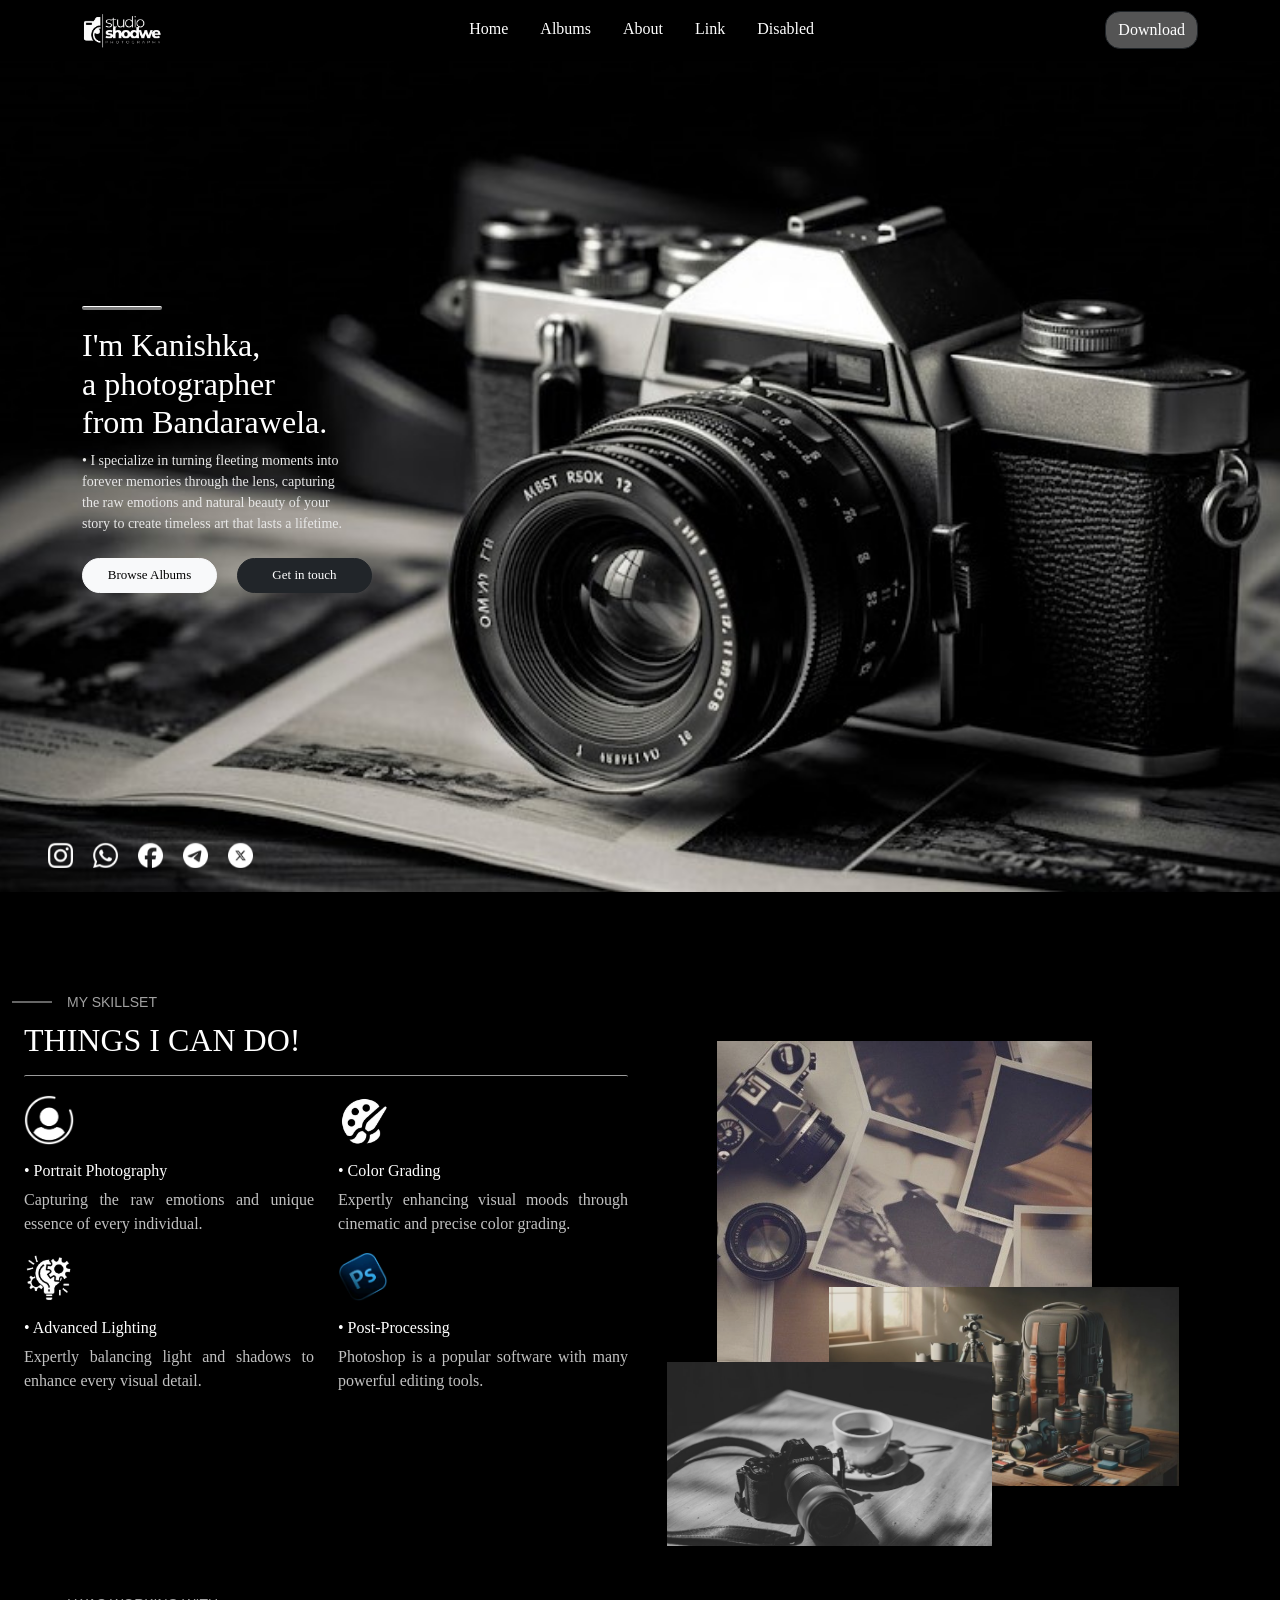
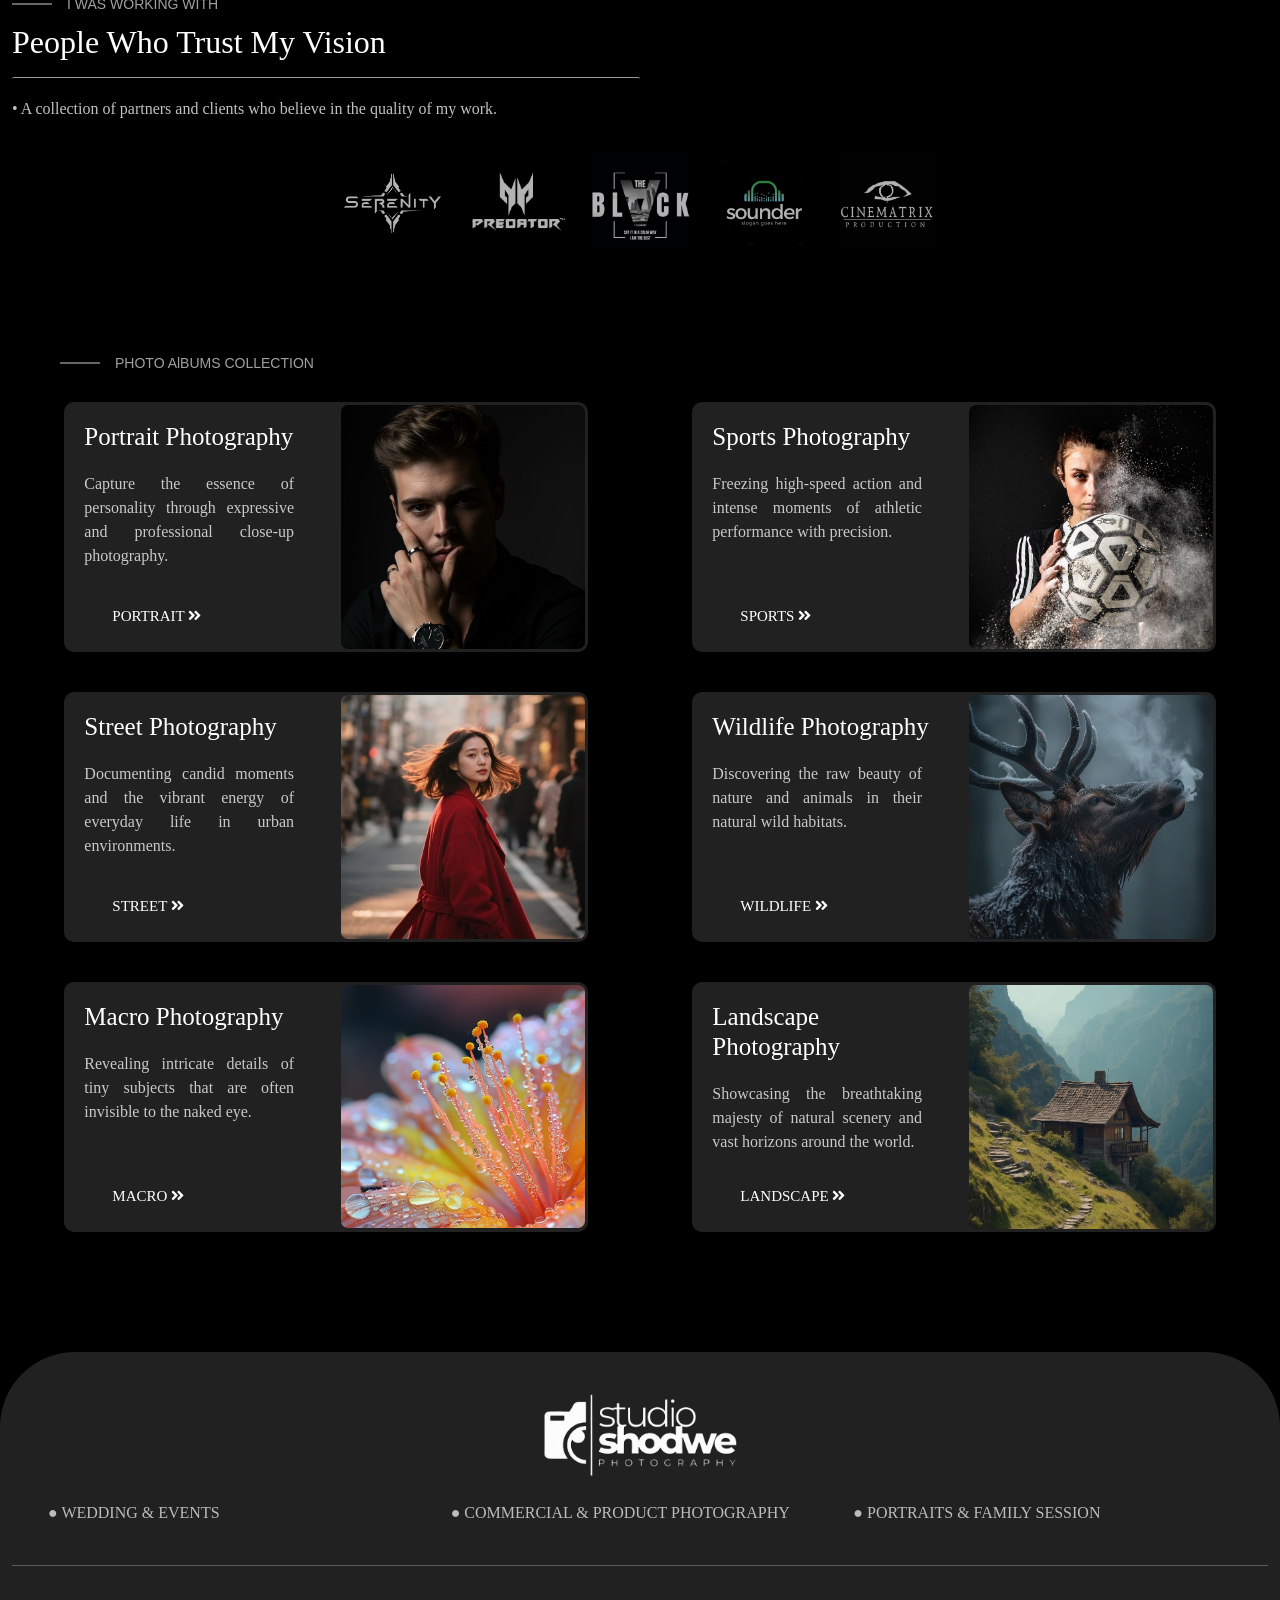
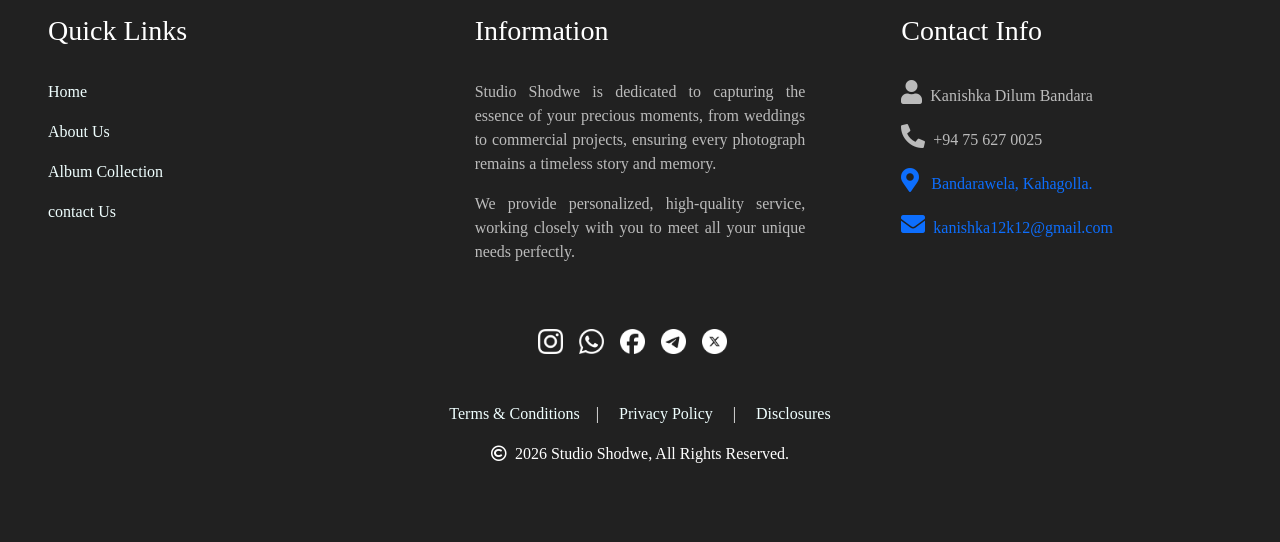
<file: index.html>
<!doctype html>
<html lang="en">

<head>
  <meta charset="UTF-8" />
  <meta name="viewport" content="width=device-width, initial-scale=1.0" />
  <title>Photo Graphy</title>

  <!--font awesome link start-->
  <link rel="stylesheet" href="https://cdnjs.cloudflare.com/ajax/libs/font-awesome/5.15.4/css/all.min.css" />
  <!--font awesome link start-->

  <!-- Jquary Link start-->
  <script src="https://code.jquery.com/jquery-3.6.0.min.js"></script>
  <!-- Jquary Link end-->

  <!--css file & bootstrap css Link start-->
  <link href="https://cdn.jsdelivr.net/npm/bootstrap@5.3.8/dist/css/bootstrap.min.css" rel="stylesheet"
    integrity="sha384-sRIl4kxILFvY47J16cr9ZwB07vP4J8+LH7qKQnuqkuIAvNWLzeN8tE5YBujZqJLB" crossorigin="anonymous" />
  <link rel="stylesheet" href="./assets/css/home.css" />
  <!--css file & bootstrap css Link end-->
</head>

<body>
  <!--Navigation bar start-->
  <nav class="sticky-top" id="navbar">
    <div class="navbar navbar-expand-lg container-fluid">
      <div class="container">
        <a id="main-logo" class="navbar-brand scroll-animation" href="#footer">
          <img src="./assets/images/white_logo.png" width="80px" /></a>
        <button class="navbar-toggler" data-bs-toggle="collapse" data-bs-target="#navbarSupportedContent">
          <i style="color: white;" class="fas fa-bars"></i>
        </button>
        <div class="collapse navbar-collapse scroll-animation" id="navbarSupportedContent">
          <ul class="navbar-nav m-auto mb-2 mb-lg-0 nav-underline">
            <li class="nav-item d-inline-flex">
              <a class="nav-link text-white" aria-current="page" href="#" id="navhome">Home</a>
            </li>
            <li class="nav-item d-inline-flex">
              <a class="nav-link text-white" href="#albums" id="navalbums">Albums</a>
            </li>
            <li class="nav-item d-inline-flex">
              <a class="nav-link text-white" href="" id="navabout">About</a>
            </li>
            <li class="nav-item d-inline-flex">
              <a class="nav-link text-white" href="" id="navlink">Link</a>
            </li>
            <li class="nav-item d-inline-flex">
              <a class="nav-link text-white" href="" id="navdisabled">Disabled</a>
            </li>
          </ul>
          <div>
            <button class="btn btn-dark text-white" id="navbutton">
              Download
            </button>
          </div>
        </div>
      </div>
    </div>
  </nav>
  <!--Navigation bar end-->
  <!--hero section start-->
  <div class="container-fluid min-vh-100 d-flex align-items-center position-relative" id="hero-section">
    <div class="container">
      <div id="hero-home1" class="col-12 scroll-animation">
        <hr class="mini-hr" />
        <h2 id="hero-title">
          I'm Kanishka,<br />
          a photographer <br />
          from Bandarawela.
        </h2>
        <p id="heroparagrph">
          • I specialize in turning fleeting moments into <br />forever
          memories through the lens, capturing <br />the raw emotions and
          natural beauty of your <br />story to create timeless art that lasts
          a lifetime.
        </p>
        <button class="btn btn-light d-inline-flex justify-content-center align-items-center mt-2 me-3"
          id="herobutton1">
          Browse Albums
        </button>
        <button class="btn btn-dark d-inline-flex justify-content-center align-items-center mt-2 me-3" id="herobutton2">
          Get in touch
        </button>
      </div>
      <div class="position-absolute bottom-0 start-0 ps-5 mb-4 container">
        <a class="me-3 scroll-animation scroll-animation-delay-1"
          href="https://www.instagram.com/kanishka_12k?igsh=OWRqY3o5eXh1NWs0" target="_blank"><img
            id="social-media-link" data-bs-toggle="tooltip" data-bs-placement="top" title="instagram"
            src="./assets/images/instagram-white-icon.jpg" width="25px" /></a>
        <a class="me-3 scroll-animation scroll-animation-delay-2"
          href="https://wa.me/94756270025?text=Hello! Kanishka web studio..." target="_blank"><img
            id="social-media-link" data-bs-toggle="tooltip" data-bs-placement="top" title="Whatsapp"
            src="./assets/images/whatsapp-white-icon.jpg" width="25px" /></a>
        <a class="me-3 scroll-animation scroll-animation-delay-3" href="https://www.facebook.com/share/1WvbgZ56et/"
          target="_blank"><img id="social-media-link" data-bs-toggle="tooltip" data-bs-placement="top" title="facebook"
            src="./assets/images/facebook-app-round-white-icon.jpg" width="25px" /></a>
        <a class="me-3 scroll-animation scroll-animation-delay-4" href="https://t.me/kanishka_12k" target="_blank"><img
            id="social-media-link" data-bs-toggle="tooltip" data-bs-placement="top" title="telegram"
            src="./assets/images/telegram-white-icon.jpg" width="25px" /></a>
        <a class="me-3 scroll-animation scroll-animation-delay-5" href=""><img id="social-media-link"
            data-bs-toggle="tooltip" data-bs-placement="top" title="x-Social"
            src="./assets/images/x-social-media-white-round-icon.jpg" width="25px" /></a>
      </div>
    </div>
  </div>
  <!--hero section end-->
  <!--me section start-->
  <div class="container-fluid section-top">
    <span id="section-title" class="mb-2">MY SKILLSET</span>
    <div class="container-fluid">
      <div class="row mb-5">
        <div class="col-12 col-lg-6">
          <div class="scroll-animation">
            <h2>THINGS I CAN DO!</h2>
            <hr class="hr-line col-6 col-lg-12">
          </div>

          <div class="row">
            <div class="col-6 scroll-animation scroll-animation-delay-1">
              <span class="d-block mb-3"><img src="./assets/images/skill-Portrait-photo.jpg" width="50px" alt=""></span>
              <h6>• Portrait Photography</h6>
              <p class="paragraph-text-color">Capturing the raw emotions and unique essence of every individual.</p>
            </div>
            <div class="col-6 scroll-animation scroll-animation-delay-2">
              <span class="d-block mb-3"><img src="./assets/images/skill-paint-photo.jpg" width="50px" alt=""></span>
              <h6>• Color Grading</h6>
              <p class="paragraph-text-color">Expertly enhancing visual moods through cinematic and precise color
                grading.
              </p>
            </div>
          </div>

          <div class="row">
            <div class="col-6 scroll-animation scroll-animation-delay-1">
              <span class="d-block mb-3"><img src="./assets/images/skill-light-photo.jpg" width="50px" alt=""></span>
              <h6>• Advanced Lighting</h6>
              <p class="paragraph-text-color">Expertly balancing light and shadows to enhance every visual detail.</p>
            </div>
            <div class="col-6 scroll-animation scroll-animation-delay-2">
              <span class="d-block mb-3"><img src="./assets/images/skill-photoshop-photo.jpg" width="50px"
                  alt=""></span>
              <h6>• Post-Processing</h6>
              <p class="paragraph-text-color">Photoshop is a popular software with many powerful editing tools.</p>
            </div>
          </div>
        </div>

        <div class="col-sm-12 col-lg-6 scroll-animation scroll-animation-delay-2" id="photo-collection">
          <p class="d-flex justify-content-center"><img id="second-photo-1"
              src="./assets/images/second-section-photo-1.jpg" alt=""></p>
          <p class="d-flex justify-content-center"><img id="second-photo-2"
              src="./assets/images/second-section-photo-2.jpg" alt=""></p>
          <P class="d-flex justify-content-center"><img id="second-photo-3"
              src="./assets/images/second-section-photo-3.jpg" alt=""></P>
        </div>
      </div>
    </div>

    <div>
      <div class="scroll-animation">
        <span id="section-title" class="mb-2">I WAS WORKING WITH</span>
        <h2>People Who Trust My Vision</h2>
        <hr class="col-6 hr-line">
        <p class="paragraph-text-color">• A collection of partners and clients who believe in the quality of my work.
        </p>
      </div>
      <div>
        <div class="container-fluid">
          <div class="row justify-content-center pt-3 scroll-animation scroll-animation-delay-1">
            <div id="logo1" class="col-4 col-md-auto">
              <img class="" src="./assets/images/company-logo-1.jpg" width="100px" alt="">
            </div>
            <div id="logo2" class="col-4 col-md-auto">
              <img class="" src="./assets/images/company-logo-2.jpg" width="100px" alt="">
            </div>
            <div id="logo3" class="col-4 col-md-auto">
              <img class="" src="./assets/images/company-logo-3.jpg" width="100px" alt="">
            </div>
            <div id="logo4" class="col-4 col-md-auto">
              <img class="" src="./assets/images/company-logo-4.jpg" width="100px" alt="">
            </div>
            <div id="logo5" class="col-4 col-md-auto">
              <img class="" src="./assets/images/company-logo-5.jpg" width="100px" alt="">
            </div>
          </div>
        </div>
      </div>
    </div>
  </div>
  <!--me section end-->
  <!--photo albums start-->
  <div class="container-fluid section-top section-bottom" id="albums">
    <span id="section-title" class="ms-5 mb-2">PHOTO AlBUMS COLLECTION</span>
    <!--frist row card-->
    <div class="row g-0">
      <div class="col-7 col-sm-8 col-md-8 col-lg-5 mx-auto position-relative scroll-animation" id="card">
        <div class="row">
          <div class="col-md-6">
            <h1 id="card-title">Portrait Photography</h1>
            <p id="card-text" class="paragraph-text-color">
              Capture the essence of personality through expressive and professional close-up photography.
            </p>
            <a href="#" id="card-link" class="position-absolute bottom-0 start-0 ms-5 mb-4 card-link-hover">PORTRAIT <i
                class="fas fa-angle-double-right"></i></a>
          </div>
          <div class="col-md-6">
            <a href="#"><img class="img-fluid card-image-hover" src="./assets/images/Portrait Photography.jpg"
                alt="image" id="card-image" /></a>
          </div>
        </div>
      </div>
      <div class="col-7 col-md-8 col-lg-5 mx-auto position-relative scroll-animation scroll-animation-delay-1" id="card">
        <div class="row">
          <div class="col-md-6">
            <h1 id="card-title">Sports Photography</h1>
            <p id="card-text" class="paragraph-text-color">
              Freezing high-speed action and intense moments of athletic performance with precision.
            </p>
            <a href="#" id="card-link" class="position-absolute bottom-0 start-0 ms-5 mb-4 card-link-hover">SPORTS <i
                class="fas fa-angle-double-right"></i></a>
          </div>
          <div class="col-md-6">
            <a href="#"><img class="img-fluid card-image-hover" src="./assets/images/Sports Photography.jpg" alt="image"
                id="card-image" /></a>
          </div>
        </div>
      </div>
    </div>

    <!--second row card-->
    <div class="row g-0">
      <div class="col-7 col-md-8 col-lg-5 mx-auto position-relative scroll-animation" id="card">
        <div class="row">
          <div class="col-md-6">
            <h1 id="card-title">Street Photography</h1>
            <p id="card-text" class="paragraph-text-color">
              Documenting candid moments and the vibrant energy of everyday life in urban environments.
            </p>
            <a href="#" id="card-link" class="position-absolute bottom-0 start-0 ms-5 mb-4 card-link-hover">STREET <i
                class="fas fa-angle-double-right"></i></a>
          </div>
          <div class="col-md-6">
            <a href="#"><img class="img-fluid card-image-hover" src="./assets/images/Street Photography.jpg" alt="image"
                id="card-image" /></a>
          </div>
        </div>
      </div>
      <div class="col-7 col-md-8 col-lg-5 mx-auto position-relative scroll-animation scroll-animation-delay-1" id="card">
        <div class="row">
          <div class="col-md-6">
            <h1 id="card-title">Wildlife Photography</h1>
            <p id="card-text" class="paragraph-text-color">
              Discovering the raw beauty of nature and animals in their natural wild habitats.
            </p>
            <a href="#" id="card-link" class="position-absolute bottom-0 start-0 ms-5 mb-4 card-link-hover">WILDLIFE <i
                class="fas fa-angle-double-right"></i></a>
          </div>
          <div class="col-md-6">
            <a href="#"><img class="img-fluid card-image-hover" src="./assets/images/Wildlife Photography.jpg"
                alt="image" id="card-image" /></a>
          </div>
        </div>
      </div>
    </div>

    <!--third row card-->
    <div class="row g-0">
      <div class="col-7 col-md-8 col-lg-5 mx-auto position-relative scroll-animation" id="card">
        <div class="row">
          <div class="col-md-6">
            <h1 id="card-title">Macro Photography</h1>
            <p id="card-text" class="paragraph-text-color">
              Revealing intricate details of tiny subjects that are often invisible to the naked eye.
            </p>
            <a href="#" id="card-link" class="position-absolute bottom-0 start-0 ms-5 mb-4 card-link-hover">MACRO <i
                class="fas fa-angle-double-right"></i></a>
          </div>
          <div class="col-md-6">
            <a href="#"><img class="img-fluid card-image-hover" src="./assets/images/Macro Photography.jpg" alt="image"
                id="card-image" /></a>
          </div>
        </div>
      </div>
      <div class="col-7 col-md-8 col-lg-5 mx-auto position-relative scroll-animation scroll-animation-delay-1" id="card">
        <div class="row">
          <div class="col-md-6">
            <h1 id="card-title">Landscape Photography</h1>
            <p id="card-text" class="paragraph-text-color">
              Showcasing the breathtaking majesty of natural scenery and vast horizons around the world.
            </p>
            <a href="#" id="card-link" class="position-absolute bottom-0 start-0 ms-5 mb-4 card-link-hover">LANDSCAPE <i
                class="fas fa-angle-double-right"></i></a>
          </div>
          <div class="col-md-6">
            <a href="#"><img class="img-fluid card-image-hover" src="./assets/images/Landscape Photography.jpg"
                alt="image" id="card-image" /></a>
          </div>
        </div>
      </div>
    </div>
  </div>
  <!--photo albums end-->
  <!--website footer start-->
  <footer class="container-fluid scroll-animation" id="footer">
    <div class="d-flex justify-content-center">
      <img width="200px" src="./assets/images/white_logo.png" alt="image" />
    </div>
    <div class="row m-4">
      <div class="col-12 col-lg-4 footer-dark-color">
        <p>● WEDDING & EVENTS</p>
      </div>
      <div class="col-12 col-lg-4 footer-dark-color">
        <p>● COMMERCIAL & PRODUCT PHOTOGRAPHY</p>
      </div>
      <div class="col-12 col-lg-4 footer-dark-color">
        <p>● PORTRAITS & FAMILY SESSION</p>
      </div>
    </div>

    <hr />

    <div class="row accordion mt-5" id="Accordion">

      <div class="col-sm-12 col-lg-4 px-5">
        <div>
          <h3 class="d-none d-lg-block">Quick Links</h3>
          <button class="accordion-button collapsed d-lg-none bg-transparent text-white shadow-none"
            data-bs-toggle="collapse" data-bs-target="#Qlinks">
            <h4>Quick Links</h4>
          </button>
          <div id="Qlinks" class="accordion-collapse collapse d-lg-block pt-4 footer-dark-color"
            data-bs-parent="#Accordion">
            <span class="d-block pb-3"><a id="footer-link" href="#">Home</a></span>
            <span class="d-block pb-3"><a id="footer-link" href="">About Us</a></span>
            <span class="d-block pb-3"><a id="footer-link" href="">Album Collection</a></span>
            <span class="d-block pb-3"><a id="footer-link" href="">contact Us</a></span>
          </div>
        </div>
      </div>

      <div class="col-sm-12 col-lg-4 px-5">
        <div>
          <h3 class="d-none d-lg-block">Information</h3>
          <button class="accordion-button collapsed d-lg-none bg-transparent text-white shadow-none"
            data-bs-toggle="collapse" data-bs-target="#Infor">
            <h4>Information</h4>
          </button>
          <div id="Infor" class="accordion-collapse collapse d-lg-block pt-4 footer-dark-color"
            data-bs-parent="#Accordion">
            <p class="text-justify">
              Studio Shodwe is dedicated to capturing the essence of your
              precious moments, from weddings to commercial projects, ensuring
              every photograph remains a timeless story and memory.
            </p>
            <p class="text-justify">
              We provide personalized, high-quality service, working closely
              with you to meet all your unique needs perfectly.
            </p>
          </div>
        </div>
      </div>

      <div class="col-sm-12 col-lg-4 px-5">
        <div>
          <h3 class="d-none d-lg-block">Contact Info</h3>
          <button class="accordion-button collapsed d-lg-none bg-transparent text-white shadow-none"
            data-bs-toggle="collapse" data-bs-target="#Cinfor">
            <h4>Contact Info</h4>
          </button>
          <div id="Cinfor" class="accordion-collapse collapse d-lg-block pt-4 footer-dark-color"
            data-bs-parent="#Accordion">
            <span class="pb-3 d-block"><i class="fas fa-user me-2" style="font-size: 24px"></i>Kanishka Dilum
              Bandara</span>
            <span class="pb-3 d-block"><i class="fas fa-phone-alt me-2" style="font-size: 24px"></i>+94 75 627
              0025</span>
            <span class="pb-3 d-block"><a id="footer-contact-link" href="https://maps.app.goo.gl/nC6Xv1hQBPm5MYX67"
                target="_blank"><i class="fas fa-map-marker-alt me-1" style="font-size: 24px"></i>&nbsp; Bandarawela,
                Kahagolla.</a></span>
            <span class="d-block"><a id="footer-contact-link"
                href="https://mail.google.com/mail/?view=cm&fs=1&to=kanishka12K12@gmail.com&su=Photography%20📸&body=📌%20Hello!%20Kanishka%20Web%20Studio%20🖥"
                target="_blank"><i class="fas fa-envelope me-2"
                  style="font-size: 24px"></i>kanishka12k12@gmail.com</a></span>
          </div>
        </div>
      </div>

    </div>

    <div class="d-flex justify-content-center pt-5">
      <a class="me-3" href="https://www.instagram.com/kanishka_12k?igsh=OWRqY3o5eXh1NWs0" target="_blank"><img
          id="instagram" data-bs-toggle="tooltip" data-bs-placement="top" title="instagram"
          src="./assets/images/instagram-white-icon.jpg" width="25px" /></a>
      <a class="me-3" href="https://wa.me/94756270025?text=Hello! Kanishka web studio..." target="_blank"><img
          id="whatsapp" data-bs-toggle="tooltip" data-bs-placement="top" title="Whatsapp"
          src="./assets/images/whatsapp-white-icon.jpg" width="25px" /></a>
      <a class="me-3" href="https://www.facebook.com/share/1WvbgZ56et/" target="_blank"><img id="facebook"
          data-bs-toggle="tooltip" data-bs-placement="top" title="facebook"
          src="./assets/images/facebook-app-round-white-icon.jpg" width="25px" /></a>
      <a class="me-3" href="https://t.me/kanishka_12k" target="_blank"><img id="telegram" data-bs-toggle="tooltip"
          data-bs-placement="top" title="telegram" src="./assets/images/telegram-white-icon.jpg" width="25px" /></a>
      <a class="me-3" href=""><img id="x-social" data-bs-toggle="tooltip" data-bs-placement="top" title="x-Social"
          src="./assets/images/x-social-media-white-round-icon.jpg" width="25px" /></a>
    </div>

    <div class="pt-5">
      <p class="text-center">
        <a id="footer-link" class="me-3" href="">Terms & Conditions</a>|
        <a id="footer-link" class="ms-3 me-3" href="">Privacy Policy</a> |
        <a id="footer-link" class="ms-3" href="">Disclosures</a>
      </p>
      <p class="text-center">
        <i class="far fa-copyright me-2"></i>2026 Studio Shodwe, All Rights Reserved.
      </p>
    </div>
  </footer>
  <!--website footer end-->




  <!--link bootstrap js & javascript file lnik start-->
  <script src="https://cdn.jsdelivr.net/npm/bootstrap@5.3.8/dist/js/bootstrap.bundle.min.js"
    integrity="sha384-FKyoEForCGlyvwx9Hj09JcYn3nv7wiPVlz7YYwJrWVcXK/BmnVDxM+D2scQbITxI"
    crossorigin="anonymous"></script>
  <script src="./assets/js/home.js"></script>
  <!--link bootstrap js & javascript file lnik end-->
</body>

</html>
</file>
<file: assets/css/home.css>
body {
  background-color: black !important;
  color: white !important;

  font-family: 'Playfair Display', serif !important;
}

p {
  text-align: justify;
}

.section-top {
  margin-top: 100px;
}

.section-bottom {
  margin-bottom: 100px;
}

.text-hr-center::before {
  content: "";
  display: inline-block;
  width: 40px;
  height: 2px;
  background-color: #666;
  margin-right: 15px;
}
.paragraph-text-color{
  color: rgba(255, 255, 255, 0.755);
}

.scroll-animation-delay-1{
  animation-delay: 0.1s !important;
}

.scroll-animation-delay-2{
  animation-delay: 0.2s !important;
}

.scroll-animation-delay-3{
  animation-delay: 0.3s !important;
}

.scroll-animation-delay-4{
  animation-delay: 0.4s !important;
}

.scroll-animation-delay-5{
  animation-delay: 0.5s !important;
}
/*------------------------------------------------
           scroll animation start
------------------------------------------------*/
.scroll-animation {
  opacity: 0;
}

@keyframes scrollA {
  from {
    transform: translateY(50px);
    opacity: 0;
  }
  to {
    transform: translateY(0);
    opacity: 1;
  }
}

.active {
  animation: scrollA 1s ease-out forwards; 
}
/*------------------------------------------------
           scroll animation end
------------------------------------------------*/
/*------------------------------------------------
           Navigation Bar
------------------------------------------------*/
#navbar {
  /* nav bar */
  backdrop-filter: blur(5px);
  background: rgba(0, 0, 0, 0.3);
}

#main-logo{
  animation-delay: -0.5s;
}

#navbarSupportedContent{
  animation-delay: -0.5s;
}

#navbutton {
  background-color: rgb(84, 84, 84);
  border-radius: 15px;
}

#navhome {
  transition: 0.3s;
}

#navlink {
  transition: 0.3s;
}

#navabout {
  transition: 0.3s;
}

#navalbums {
  transition: 0.3s;
}

#navdisabled {
  transition: 0.3s;
}

#navbutton {
  transition: 0.3s;
}

/*------------------------------------------------
           hero section
------------------------------------------------*/
#hero-section {
  background-image: url(../images/herowallpaper.jpg);
  background-repeat: no-repeat;
  background-size: cover;
  background-position: top;
  margin-top: -69px;
}

.mini-hr {
  width: 80px;
  height: 4px;
  opacity: 1 !important;
  background-color: rgba(255, 255, 255, 0.485);
  border-radius: 2px;
}

#herobutton1 {
  font-size: 13px;
  width: 135px;
  height: 35px;
  border-radius: 20px;
  transition: 0.3s;
}

#herobutton2 {
  font-size: 13px;
  width: 135px;
  height: 35px;
  border-radius: 20px;
  transition: 0.3s;
}

#heroparagrph {
  color: rgb(232, 232, 232);
  font-size: 14px;
}

#social-media-link {
  transition: 0.3s;
}

/*------------------------------------------------
             me section
------------------------------------------------*/
#section-title {
  display: flex;
  align-items: center;
  font-family: 'Segoe UI', Tahoma, Geneva, Verdana, sans-serif;
  color: #a1a1a1;
  font-size: 14px;
}

#section-title::before {
    content: "";
    display: inline-block;
    width: 40px;
    height: 2px;
    background-color: #666;
    margin-right: 15px;
  }

.hr-line {
  height: 4px;
  opacity: 1 !important;
  color: rgba(225, 225, 225, 0.692);
  border-radius: 2px;
}

#photo-collection {
  height: 525px;
  overflow: hidden;
}

#second-photo-1 {
  position: relative;
  width: 375px;
  height: 350px;
  left: -50px;
  top: 20px;
  filter: contrast(90%);
  z-index: 1;
}

#second-photo-2 {
  position: relative;
  width: 350px;
  left: 50px;
  top: -100px;
  filter: contrast(80%);
  z-index: 2;
}

#second-photo-3 {
  position: relative;
  width: 325px;
  left: -125px;
  top: -240px;
  z-index: 3;
  filter: contrast(70%);
}

#logo1{
  opacity: 0.7;
  transition: 0.3s;
}

#logo2{
    opacity: 0.7;
  transition: 0.3s;
}

#logo3{
    opacity: 0.7;
  transition: 0.3s;
}

#logo4{
    opacity: 0.7;
  transition: 0.3s;
}

#logo5{
    opacity: 0.7;
  transition: 0.3s;
}
/*------------------------------------------------
                 photo albums
------------------------------------------------*/
#card {
  background-color: rgba(54, 54, 54, 0.619);
  border-radius: 10px;
  margin: 20px;
}

#card-title {
  font-size: 25px;
  margin-top: 20px;
  margin-left: 20px;
}

#card-text {
  margin-left: 20px;
  margin-right: 20px;
  margin-top: 20px;
}

#card-link {
  margin-left: 20px;
  text-decoration: none;
  font-size: 15px;
  color: inherit;
}

.card-link-hover {
  transition: 0.3s;
}

#card-image {
  background-size: cover;
  padding: 3px;
  border-radius: 10px;
}

.card-image-hover {
  transition: 0.3s;
}

/*------------------------------------------------
                 website footer
------------------------------------------------*/
#footer {
  background-color: rgba(54, 54, 54, 0.619);
  border-top-left-radius: 75px;
  border-top-right-radius: 75px;
  padding-top: 40px;
  padding-bottom: 60px;
}

.footer-dark-color {
  color: rgba(255, 255, 255, 0.694);
}

#footer-contact-link {
  text-decoration: none;
}

#footer-link {
  text-decoration: none;
  color: azure;
}

#footer-image{
  width: 300px;
  padding: 3px;
  border-radius: 10px;
}

.accordion-button::after {
    filter: invert(1); /* Arrow එක සුදු පැහැ ගැන්වීමට */
}
</file>
